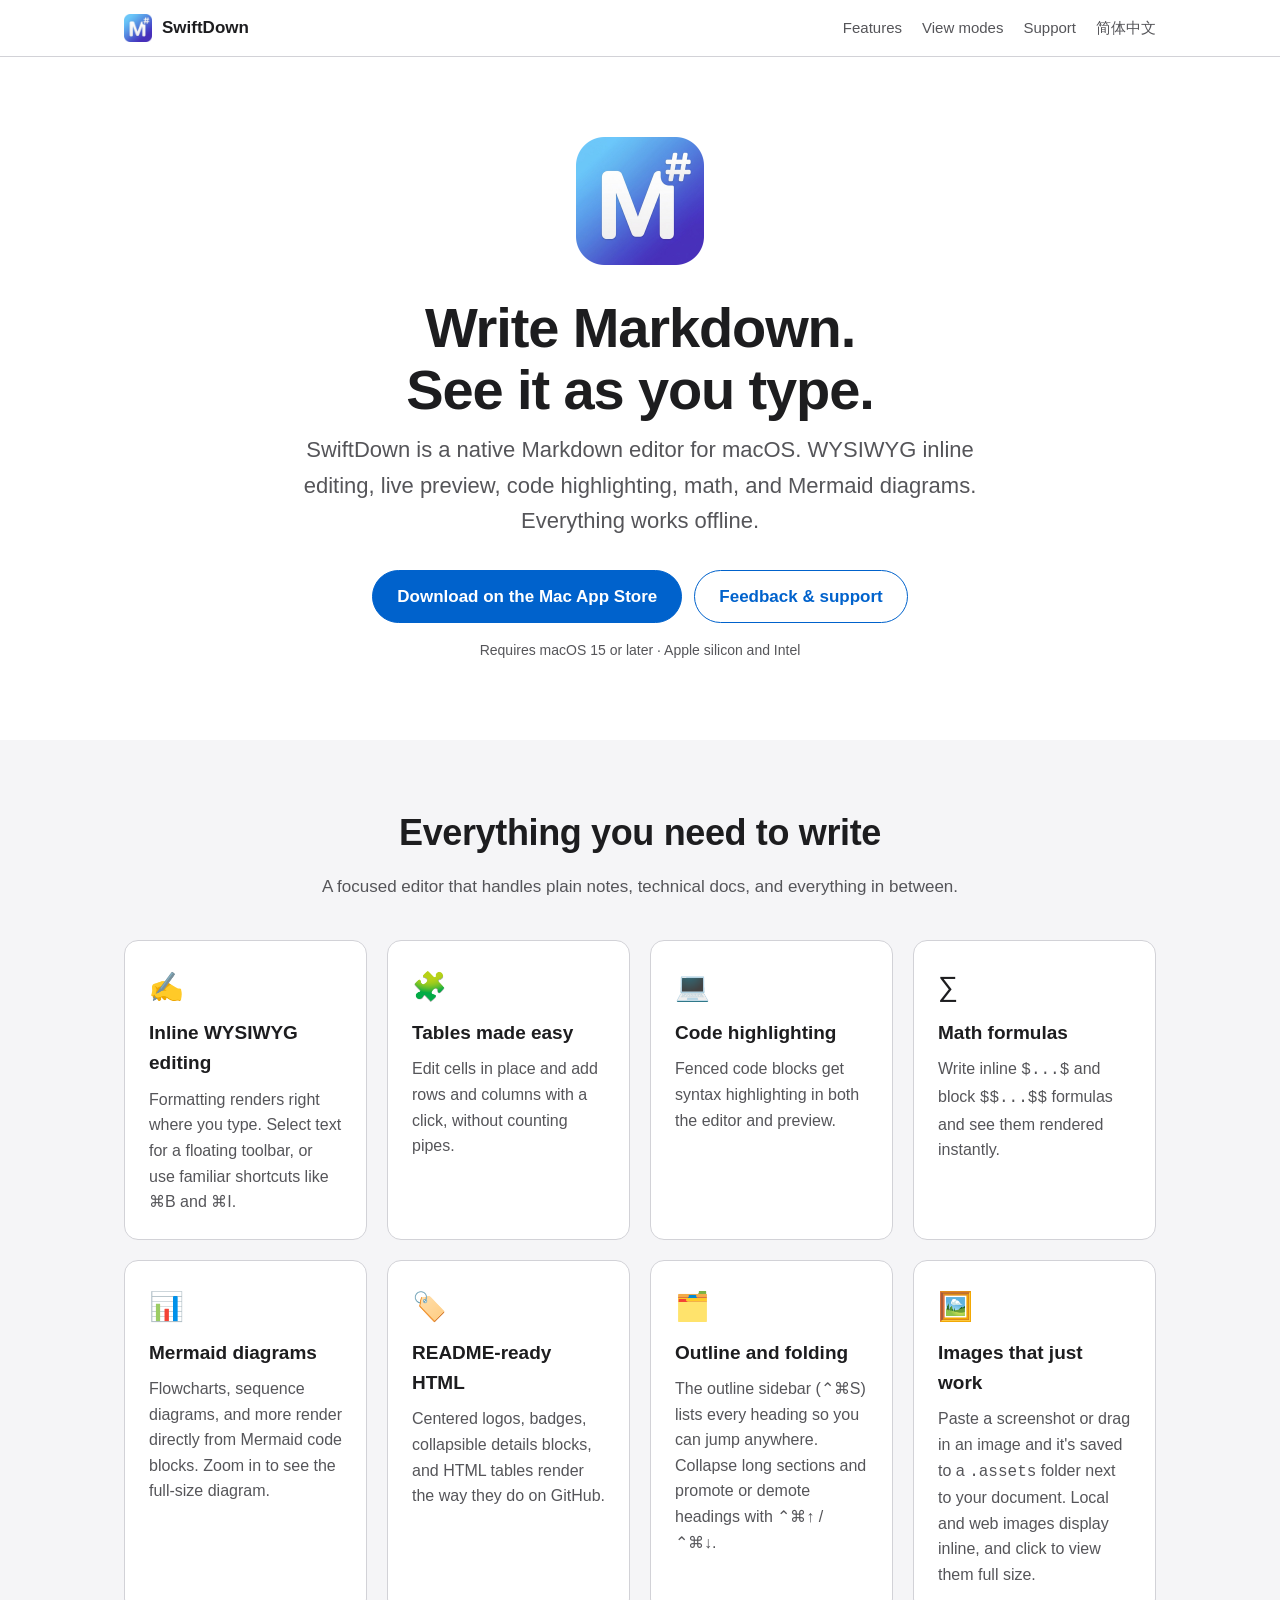
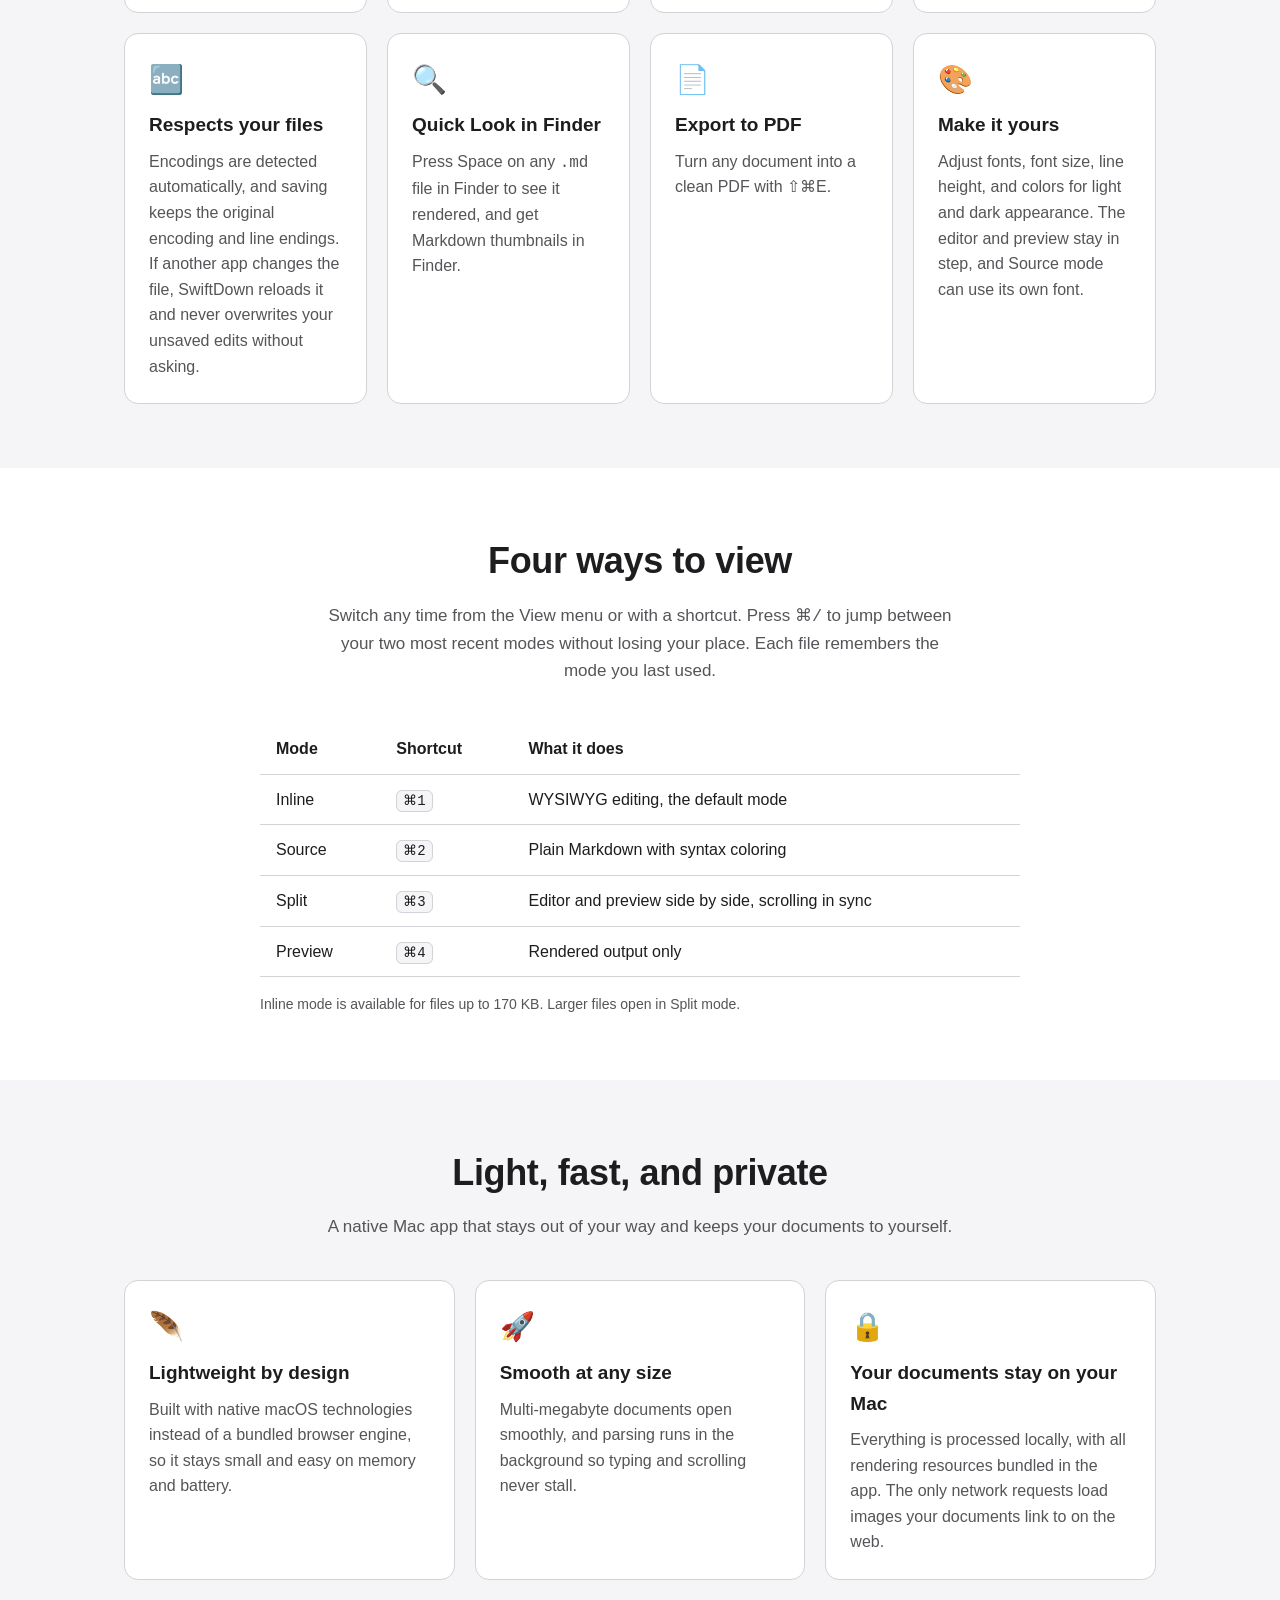
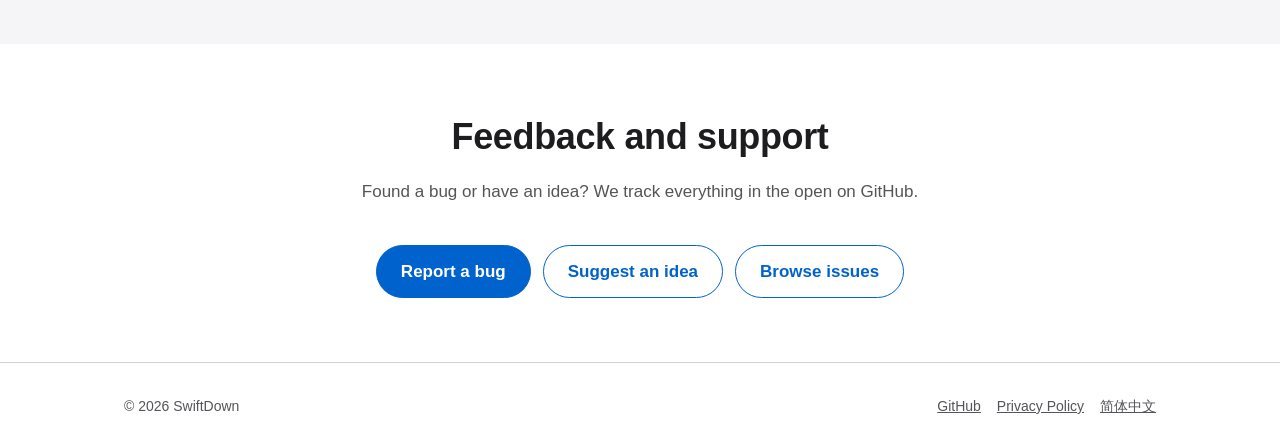
<file: docs/index.html>
<!DOCTYPE html>
<html lang="en">
<head>
  <meta charset="utf-8">
  <meta name="viewport" content="width=device-width, initial-scale=1">
  <title>SwiftDown – Native Markdown Editor for macOS</title>
  <meta name="description" content="SwiftDown is a native Markdown editor for macOS with WYSIWYG inline editing, live preview, code highlighting, math, and Mermaid diagrams. Everything works offline.">
  <meta property="og:title" content="SwiftDown – Native Markdown Editor for macOS">
  <meta property="og:description" content="WYSIWYG inline editing, live preview, code highlighting, math, and Mermaid diagrams. Everything works offline.">
  <meta property="og:image" content="assets/icon.png">
  <link rel="icon" type="image/png" href="assets/icon.png">
  <link rel="alternate" hreflang="zh-Hans" href="zh/">
  <link rel="stylesheet" href="assets/style.css">
</head>
<body>
  <a class="skip-link" href="#main">Skip to content</a>

  <header class="site-header">
    <div class="container">
      <a class="brand" href="./">
        <img src="assets/icon.png" alt="" width="28" height="28">
        <span>SwiftDown</span>
      </a>
      <nav class="site-nav" aria-label="Primary">
        <a href="#features">Features</a>
        <a href="#modes">View modes</a>
        <a href="#support">Support</a>
        <a href="zh/" lang="zh-Hans" hreflang="zh-Hans">简体中文</a>
      </nav>
    </div>
  </header>

  <main id="main">
    <section class="hero">
      <div class="container">
        <img class="app-icon" src="assets/icon.png" alt="SwiftDown app icon" width="128" height="128">
        <h1>Write Markdown.<br>See it as you type.</h1>
        <p class="tagline">SwiftDown is a native Markdown editor for macOS. WYSIWYG inline editing, live preview, code highlighting, math, and Mermaid diagrams. Everything works offline.</p>
        <div class="cta">
          <a class="button primary" href="https://apps.apple.com/app/id6816311134">Download on the Mac App Store</a>
          <a class="button secondary" href="https://github.com/xiaoterry1-cmyk/SwiftDown/issues">Feedback &amp; support</a>
        </div>
        <p class="requirements">Requires macOS 15 or later · Apple silicon and Intel</p>
      </div>
    </section>

    <section id="features" class="alt" aria-labelledby="features-title">
      <div class="container">
        <h2 id="features-title">Everything you need to write</h2>
        <p class="lead">A focused editor that handles plain notes, technical docs, and everything in between.</p>
        <ul class="grid">
          <li class="card">
            <span class="emoji" aria-hidden="true">✍️</span>
            <h3>Inline WYSIWYG editing</h3>
            <p>Formatting renders right where you type. Select text for a floating toolbar, or use familiar shortcuts like ⌘B and ⌘I.</p>
          </li>
          <li class="card">
            <span class="emoji" aria-hidden="true">🧩</span>
            <h3>Tables made easy</h3>
            <p>Edit cells in place and add rows and columns with a click, without counting pipes.</p>
          </li>
          <li class="card">
            <span class="emoji" aria-hidden="true">💻</span>
            <h3>Code highlighting</h3>
            <p>Fenced code blocks get syntax highlighting in both the editor and preview.</p>
          </li>
          <li class="card">
            <span class="emoji" aria-hidden="true">∑</span>
            <h3>Math formulas</h3>
            <p>Write inline <code>$...$</code> and block <code>$$...$$</code> formulas and see them rendered instantly.</p>
          </li>
          <li class="card">
            <span class="emoji" aria-hidden="true">📊</span>
            <h3>Mermaid diagrams</h3>
            <p>Flowcharts, sequence diagrams, and more render directly from Mermaid code blocks. Zoom in to see the full-size diagram.</p>
          </li>
          <li class="card">
            <span class="emoji" aria-hidden="true">🏷️</span>
            <h3>README-ready HTML</h3>
            <p>Centered logos, badges, collapsible details blocks, and HTML tables render the way they do on GitHub.</p>
          </li>
          <li class="card">
            <span class="emoji" aria-hidden="true">🗂️</span>
            <h3>Outline and folding</h3>
            <p>The outline sidebar (⌃⌘S) lists every heading so you can jump anywhere. Collapse long sections and promote or demote headings with ⌃⌘↑ / ⌃⌘↓.</p>
          </li>
          <li class="card">
            <span class="emoji" aria-hidden="true">🖼️</span>
            <h3>Images that just work</h3>
            <p>Paste a screenshot or drag in an image and it's saved to a <code>.assets</code> folder next to your document. Local and web images display inline, and click to view them full size.</p>
          </li>
          <li class="card">
            <span class="emoji" aria-hidden="true">🔤</span>
            <h3>Respects your files</h3>
            <p>Encodings are detected automatically, and saving keeps the original encoding and line endings. If another app changes the file, SwiftDown reloads it and never overwrites your unsaved edits without asking.</p>
          </li>
          <li class="card">
            <span class="emoji" aria-hidden="true">🔍</span>
            <h3>Quick Look in Finder</h3>
            <p>Press Space on any <code>.md</code> file in Finder to see it rendered, and get Markdown thumbnails in Finder.</p>
          </li>
          <li class="card">
            <span class="emoji" aria-hidden="true">📄</span>
            <h3>Export to PDF</h3>
            <p>Turn any document into a clean PDF with ⇧⌘E.</p>
          </li>
          <li class="card">
            <span class="emoji" aria-hidden="true">🎨</span>
            <h3>Make it yours</h3>
            <p>Adjust fonts, font size, line height, and colors for light and dark appearance. The editor and preview stay in step, and Source mode can use its own font.</p>
          </li>
        </ul>
      </div>
    </section>

    <section id="modes" aria-labelledby="modes-title">
      <div class="container">
        <h2 id="modes-title">Four ways to view</h2>
        <p class="lead">Switch any time from the View menu or with a shortcut. Press <kbd>⌘/</kbd> to jump between your two most recent modes without losing your place. Each file remembers the mode you last used.</p>
        <div class="table-wrap">
          <table>
            <thead>
              <tr>
                <th scope="col">Mode</th>
                <th scope="col">Shortcut</th>
                <th scope="col">What it does</th>
              </tr>
            </thead>
            <tbody>
              <tr><td>Inline</td><td><kbd>⌘1</kbd></td><td>WYSIWYG editing, the default mode</td></tr>
              <tr><td>Source</td><td><kbd>⌘2</kbd></td><td>Plain Markdown with syntax coloring</td></tr>
              <tr><td>Split</td><td><kbd>⌘3</kbd></td><td>Editor and preview side by side, scrolling in sync</td></tr>
              <tr><td>Preview</td><td><kbd>⌘4</kbd></td><td>Rendered output only</td></tr>
            </tbody>
          </table>
        </div>
        <p class="note">Inline mode is available for files up to 170 KB. Larger files open in Split mode.</p>
      </div>
    </section>

    <section class="alt" aria-labelledby="privacy-title">
      <div class="container">
        <h2 id="privacy-title">Light, fast, and private</h2>
        <p class="lead">A native Mac app that stays out of your way and keeps your documents to yourself.</p>
        <ul class="grid">
          <li class="card">
            <span class="emoji" aria-hidden="true">🪶</span>
            <h3>Lightweight by design</h3>
            <p>Built with native macOS technologies instead of a bundled browser engine, so it stays small and easy on memory and battery.</p>
          </li>
          <li class="card">
            <span class="emoji" aria-hidden="true">🚀</span>
            <h3>Smooth at any size</h3>
            <p>Multi-megabyte documents open smoothly, and parsing runs in the background so typing and scrolling never stall.</p>
          </li>
          <li class="card">
            <span class="emoji" aria-hidden="true">🔒</span>
            <h3>Your documents stay on your Mac</h3>
            <p>Everything is processed locally, with all rendering resources bundled in the app. The only network requests load images your documents link to on the web.</p>
          </li>
        </ul>
      </div>
    </section>

    <section id="support" aria-labelledby="support-title">
      <div class="container">
        <h2 id="support-title">Feedback and support</h2>
        <p class="lead">Found a bug or have an idea? We track everything in the open on GitHub.</p>
        <div class="cta">
          <a class="button primary" href="https://github.com/xiaoterry1-cmyk/SwiftDown/issues/new?template=bug_report.yml">Report a bug</a>
          <a class="button secondary" href="https://github.com/xiaoterry1-cmyk/SwiftDown/issues/new?template=feature_request.yml">Suggest an idea</a>
          <a class="button secondary" href="https://github.com/xiaoterry1-cmyk/SwiftDown/issues">Browse issues</a>
        </div>
      </div>
    </section>
  </main>

  <footer class="site-footer">
    <div class="container">
      <span>© 2026 SwiftDown</span>
      <nav aria-label="Footer">
        <a href="https://github.com/xiaoterry1-cmyk/SwiftDown">GitHub</a>
        <a href="privacy.html">Privacy Policy</a>
        <a href="zh/" lang="zh-Hans" hreflang="zh-Hans">简体中文</a>
      </nav>
    </div>
  </footer>
</body>
</html>
</file>
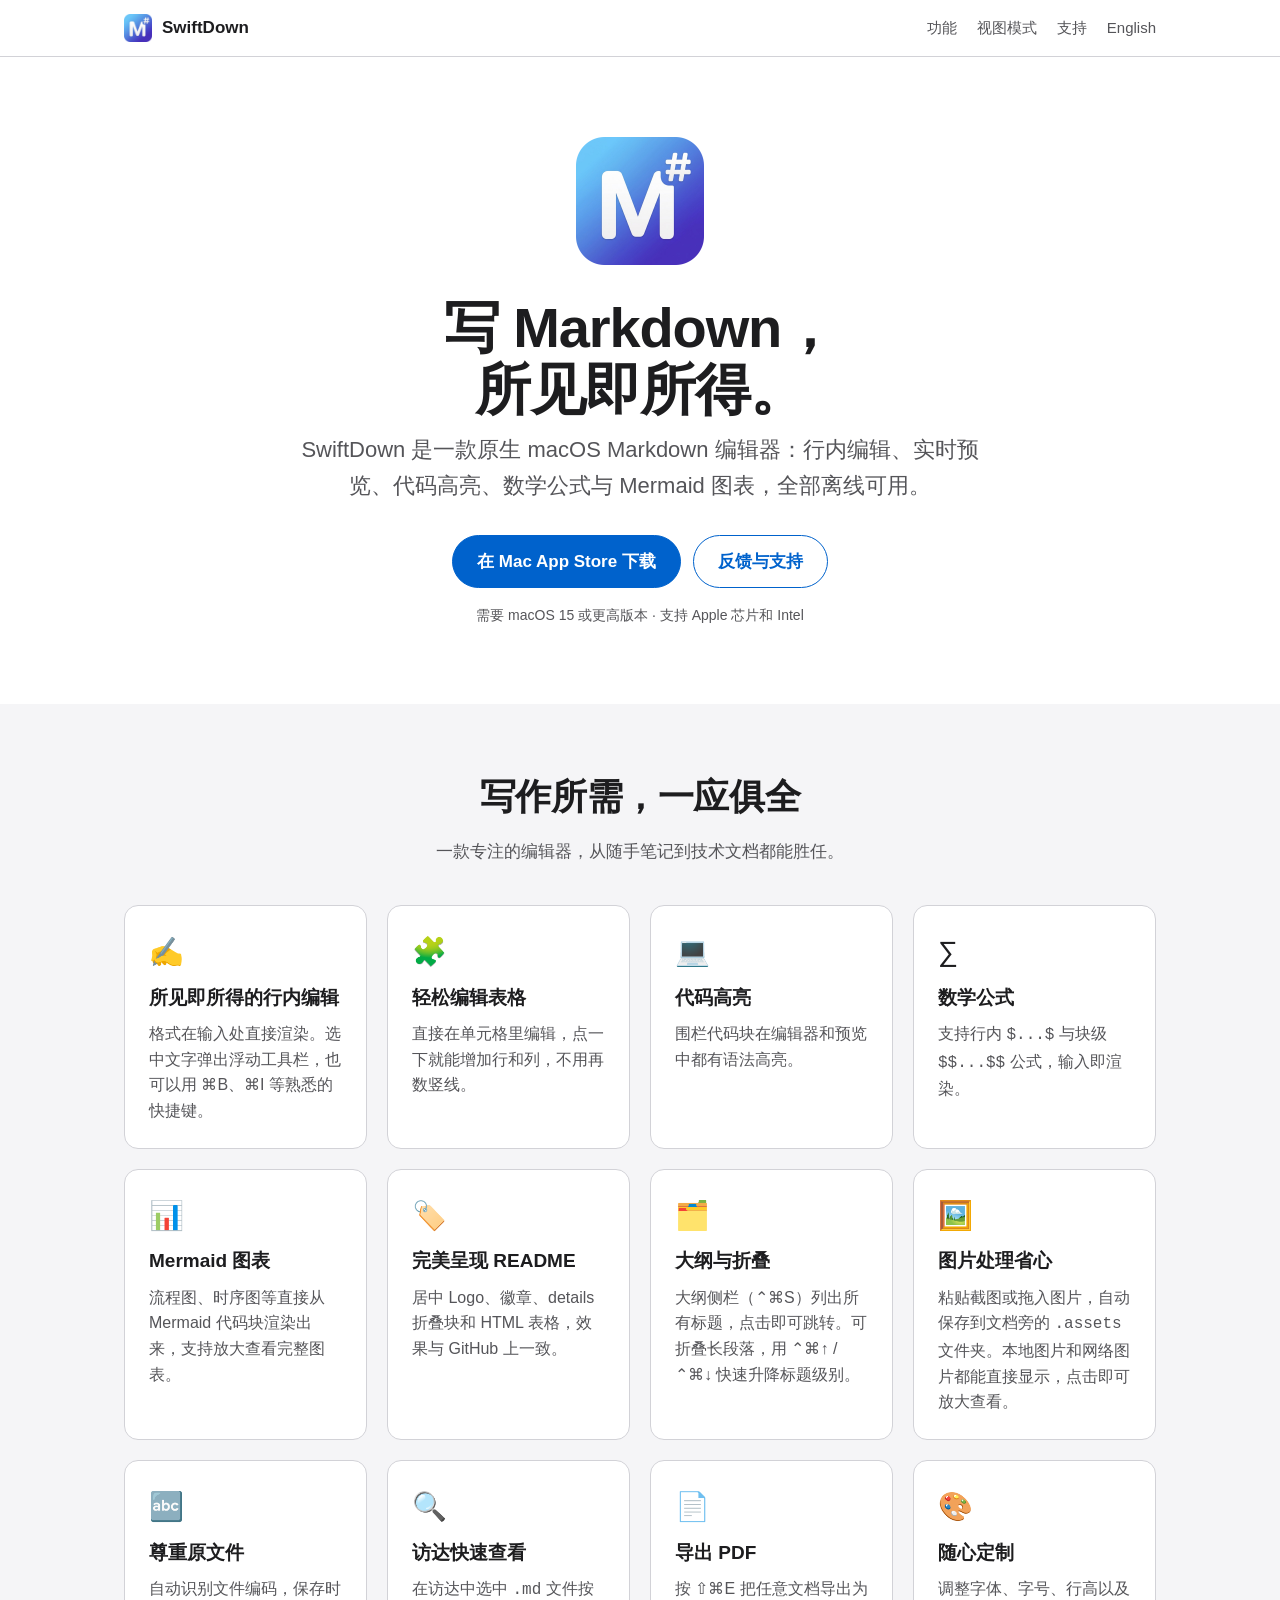
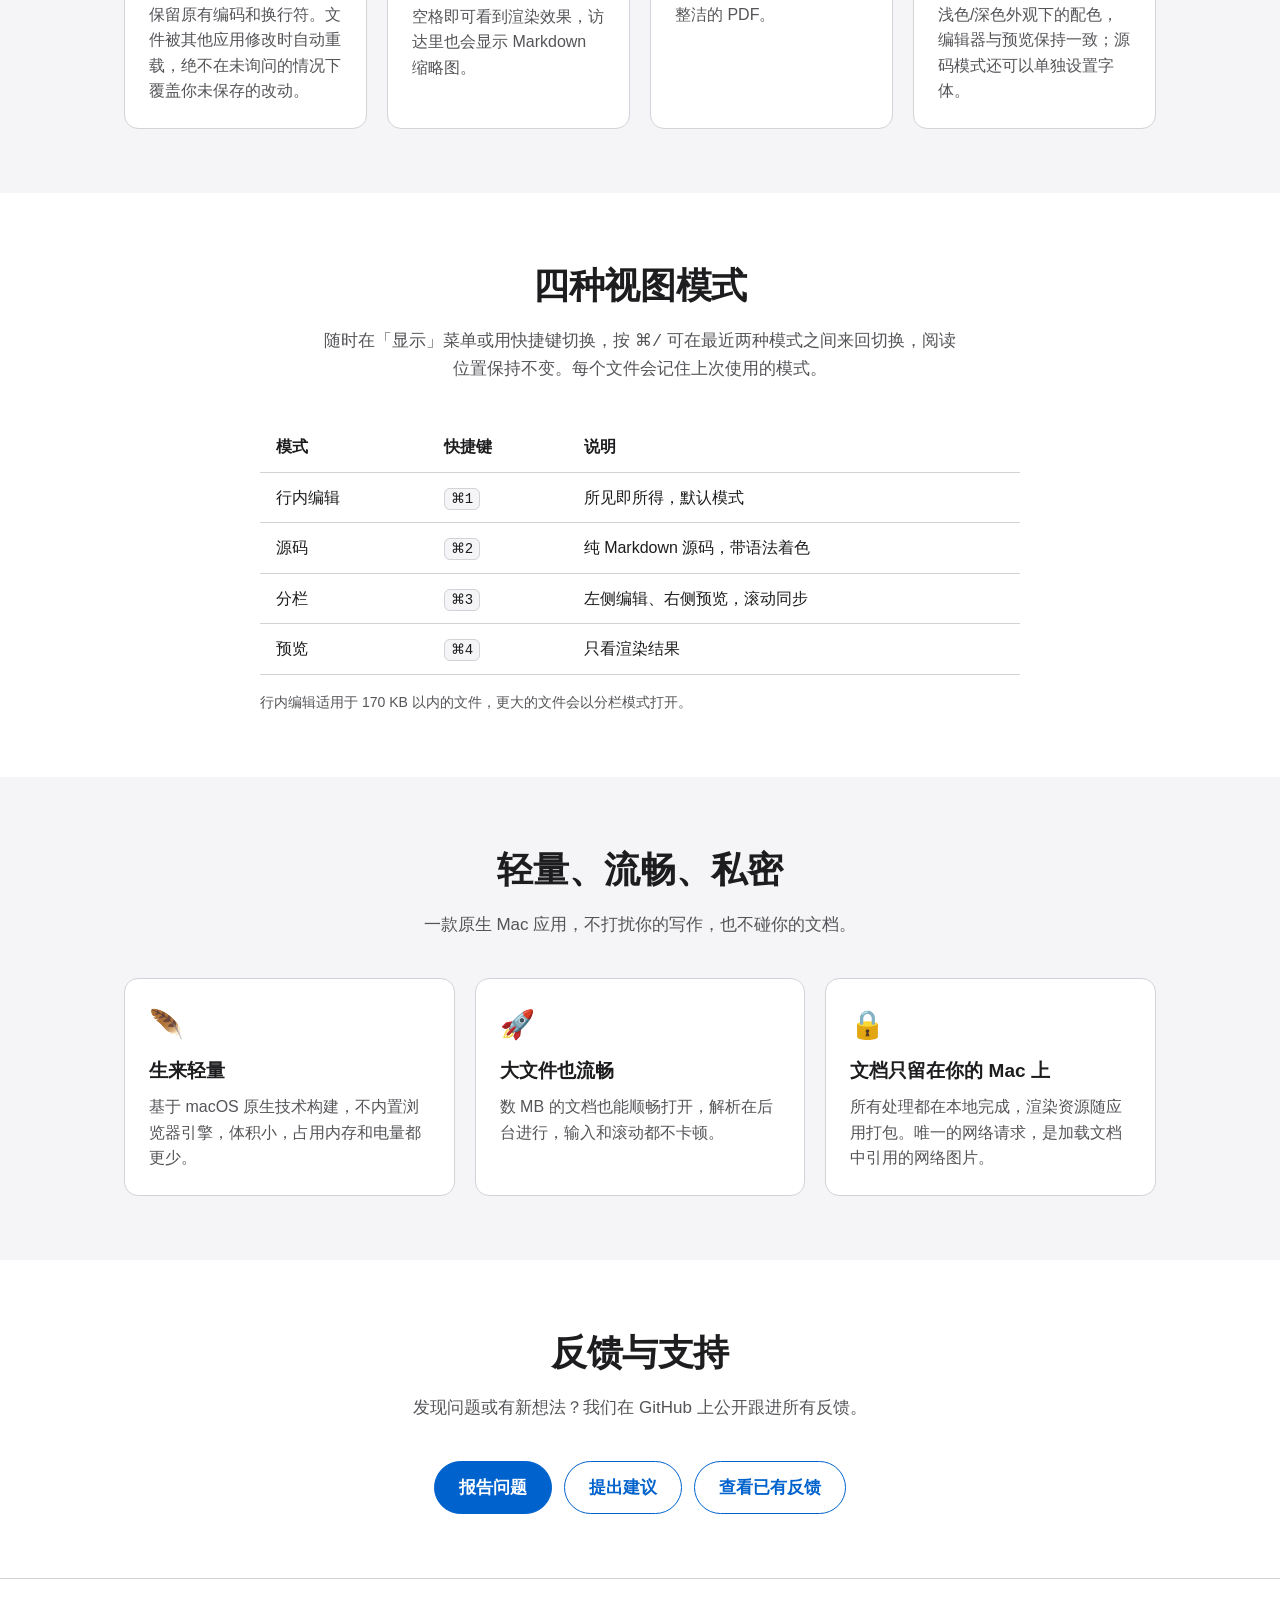
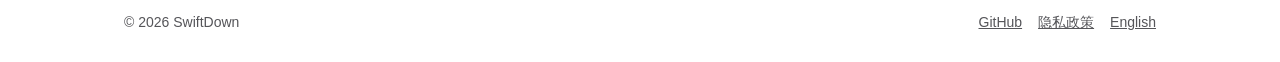
<file: docs/zh/index.html>
<!DOCTYPE html>
<html lang="zh-Hans">
<head>
  <meta charset="utf-8">
  <meta name="viewport" content="width=device-width, initial-scale=1">
  <title>SwiftDown – 原生 macOS Markdown 编辑器</title>
  <meta name="description" content="SwiftDown 是一款原生 macOS Markdown 编辑器：所见即所得的行内编辑、实时预览、代码高亮、数学公式与 Mermaid 图表，全部离线可用。">
  <meta property="og:title" content="SwiftDown – 原生 macOS Markdown 编辑器">
  <meta property="og:description" content="所见即所得的行内编辑、实时预览、代码高亮、数学公式与 Mermaid 图表，全部离线可用。">
  <meta property="og:image" content="../assets/icon.png">
  <link rel="icon" type="image/png" href="../assets/icon.png">
  <link rel="alternate" hreflang="en" href="../">
  <link rel="stylesheet" href="../assets/style.css">
</head>
<body>
  <a class="skip-link" href="#main">跳到正文</a>

  <header class="site-header">
    <div class="container">
      <a class="brand" href="./">
        <img src="../assets/icon.png" alt="" width="28" height="28">
        <span>SwiftDown</span>
      </a>
      <nav class="site-nav" aria-label="主导航">
        <a href="#features">功能</a>
        <a href="#modes">视图模式</a>
        <a href="#support">支持</a>
        <a href="../" lang="en" hreflang="en">English</a>
      </nav>
    </div>
  </header>

  <main id="main">
    <section class="hero">
      <div class="container">
        <img class="app-icon" src="../assets/icon.png" alt="SwiftDown 应用图标" width="128" height="128">
        <h1>写 Markdown，<br>所见即所得。</h1>
        <p class="tagline">SwiftDown 是一款原生 macOS Markdown 编辑器：行内编辑、实时预览、代码高亮、数学公式与 Mermaid 图表，全部离线可用。</p>
        <div class="cta">
          <a class="button primary" href="https://apps.apple.com/cn/app/id6816311134">在 Mac App Store 下载</a>
          <a class="button secondary" href="https://github.com/xiaoterry1-cmyk/SwiftDown/issues">反馈与支持</a>
        </div>
        <p class="requirements">需要 macOS 15 或更高版本 · 支持 Apple 芯片和 Intel</p>
      </div>
    </section>

    <section id="features" class="alt" aria-labelledby="features-title">
      <div class="container">
        <h2 id="features-title">写作所需，一应俱全</h2>
        <p class="lead">一款专注的编辑器，从随手笔记到技术文档都能胜任。</p>
        <ul class="grid">
          <li class="card">
            <span class="emoji" aria-hidden="true">✍️</span>
            <h3>所见即所得的行内编辑</h3>
            <p>格式在输入处直接渲染。选中文字弹出浮动工具栏，也可以用 ⌘B、⌘I 等熟悉的快捷键。</p>
          </li>
          <li class="card">
            <span class="emoji" aria-hidden="true">🧩</span>
            <h3>轻松编辑表格</h3>
            <p>直接在单元格里编辑，点一下就能增加行和列，不用再数竖线。</p>
          </li>
          <li class="card">
            <span class="emoji" aria-hidden="true">💻</span>
            <h3>代码高亮</h3>
            <p>围栏代码块在编辑器和预览中都有语法高亮。</p>
          </li>
          <li class="card">
            <span class="emoji" aria-hidden="true">∑</span>
            <h3>数学公式</h3>
            <p>支持行内 <code>$...$</code> 与块级 <code>$$...$$</code> 公式，输入即渲染。</p>
          </li>
          <li class="card">
            <span class="emoji" aria-hidden="true">📊</span>
            <h3>Mermaid 图表</h3>
            <p>流程图、时序图等直接从 Mermaid 代码块渲染出来，支持放大查看完整图表。</p>
          </li>
          <li class="card">
            <span class="emoji" aria-hidden="true">🏷️</span>
            <h3>完美呈现 README</h3>
            <p>居中 Logo、徽章、details 折叠块和 HTML 表格，效果与 GitHub 上一致。</p>
          </li>
          <li class="card">
            <span class="emoji" aria-hidden="true">🗂️</span>
            <h3>大纲与折叠</h3>
            <p>大纲侧栏（⌃⌘S）列出所有标题，点击即可跳转。可折叠长段落，用 ⌃⌘↑ / ⌃⌘↓ 快速升降标题级别。</p>
          </li>
          <li class="card">
            <span class="emoji" aria-hidden="true">🖼️</span>
            <h3>图片处理省心</h3>
            <p>粘贴截图或拖入图片，自动保存到文档旁的 <code>.assets</code> 文件夹。本地图片和网络图片都能直接显示，点击即可放大查看。</p>
          </li>
          <li class="card">
            <span class="emoji" aria-hidden="true">🔤</span>
            <h3>尊重原文件</h3>
            <p>自动识别文件编码，保存时保留原有编码和换行符。文件被其他应用修改时自动重载，绝不在未询问的情况下覆盖你未保存的改动。</p>
          </li>
          <li class="card">
            <span class="emoji" aria-hidden="true">🔍</span>
            <h3>访达快速查看</h3>
            <p>在访达中选中 <code>.md</code> 文件按空格即可看到渲染效果，访达里也会显示 Markdown 缩略图。</p>
          </li>
          <li class="card">
            <span class="emoji" aria-hidden="true">📄</span>
            <h3>导出 PDF</h3>
            <p>按 ⇧⌘E 把任意文档导出为整洁的 PDF。</p>
          </li>
          <li class="card">
            <span class="emoji" aria-hidden="true">🎨</span>
            <h3>随心定制</h3>
            <p>调整字体、字号、行高以及浅色/深色外观下的配色，编辑器与预览保持一致；源码模式还可以单独设置字体。</p>
          </li>
        </ul>
      </div>
    </section>

    <section id="modes" aria-labelledby="modes-title">
      <div class="container">
        <h2 id="modes-title">四种视图模式</h2>
        <p class="lead">随时在「显示」菜单或用快捷键切换，按 <kbd>⌘/</kbd> 可在最近两种模式之间来回切换，阅读位置保持不变。每个文件会记住上次使用的模式。</p>
        <div class="table-wrap">
          <table>
            <thead>
              <tr>
                <th scope="col">模式</th>
                <th scope="col">快捷键</th>
                <th scope="col">说明</th>
              </tr>
            </thead>
            <tbody>
              <tr><td>行内编辑</td><td><kbd>⌘1</kbd></td><td>所见即所得，默认模式</td></tr>
              <tr><td>源码</td><td><kbd>⌘2</kbd></td><td>纯 Markdown 源码，带语法着色</td></tr>
              <tr><td>分栏</td><td><kbd>⌘3</kbd></td><td>左侧编辑、右侧预览，滚动同步</td></tr>
              <tr><td>预览</td><td><kbd>⌘4</kbd></td><td>只看渲染结果</td></tr>
            </tbody>
          </table>
        </div>
        <p class="note">行内编辑适用于 170 KB 以内的文件，更大的文件会以分栏模式打开。</p>
      </div>
    </section>

    <section class="alt" aria-labelledby="privacy-title">
      <div class="container">
        <h2 id="privacy-title">轻量、流畅、私密</h2>
        <p class="lead">一款原生 Mac 应用，不打扰你的写作，也不碰你的文档。</p>
        <ul class="grid">
          <li class="card">
            <span class="emoji" aria-hidden="true">🪶</span>
            <h3>生来轻量</h3>
            <p>基于 macOS 原生技术构建，不内置浏览器引擎，体积小，占用内存和电量都更少。</p>
          </li>
          <li class="card">
            <span class="emoji" aria-hidden="true">🚀</span>
            <h3>大文件也流畅</h3>
            <p>数 MB 的文档也能顺畅打开，解析在后台进行，输入和滚动都不卡顿。</p>
          </li>
          <li class="card">
            <span class="emoji" aria-hidden="true">🔒</span>
            <h3>文档只留在你的 Mac 上</h3>
            <p>所有处理都在本地完成，渲染资源随应用打包。唯一的网络请求，是加载文档中引用的网络图片。</p>
          </li>
        </ul>
      </div>
    </section>

    <section id="support" aria-labelledby="support-title">
      <div class="container">
        <h2 id="support-title">反馈与支持</h2>
        <p class="lead">发现问题或有新想法？我们在 GitHub 上公开跟进所有反馈。</p>
        <div class="cta">
          <a class="button primary" href="https://github.com/xiaoterry1-cmyk/SwiftDown/issues/new?template=bug_report.yml">报告问题</a>
          <a class="button secondary" href="https://github.com/xiaoterry1-cmyk/SwiftDown/issues/new?template=feature_request.yml">提出建议</a>
          <a class="button secondary" href="https://github.com/xiaoterry1-cmyk/SwiftDown/issues">查看已有反馈</a>
        </div>
      </div>
    </section>
  </main>

  <footer class="site-footer">
    <div class="container">
      <span>© 2026 SwiftDown</span>
      <nav aria-label="页脚">
        <a href="https://github.com/xiaoterry1-cmyk/SwiftDown">GitHub</a>
        <a href="privacy.html">隐私政策</a>
        <a href="../" lang="en" hreflang="en">English</a>
      </nav>
    </div>
  </footer>
</body>
</html>
</file>
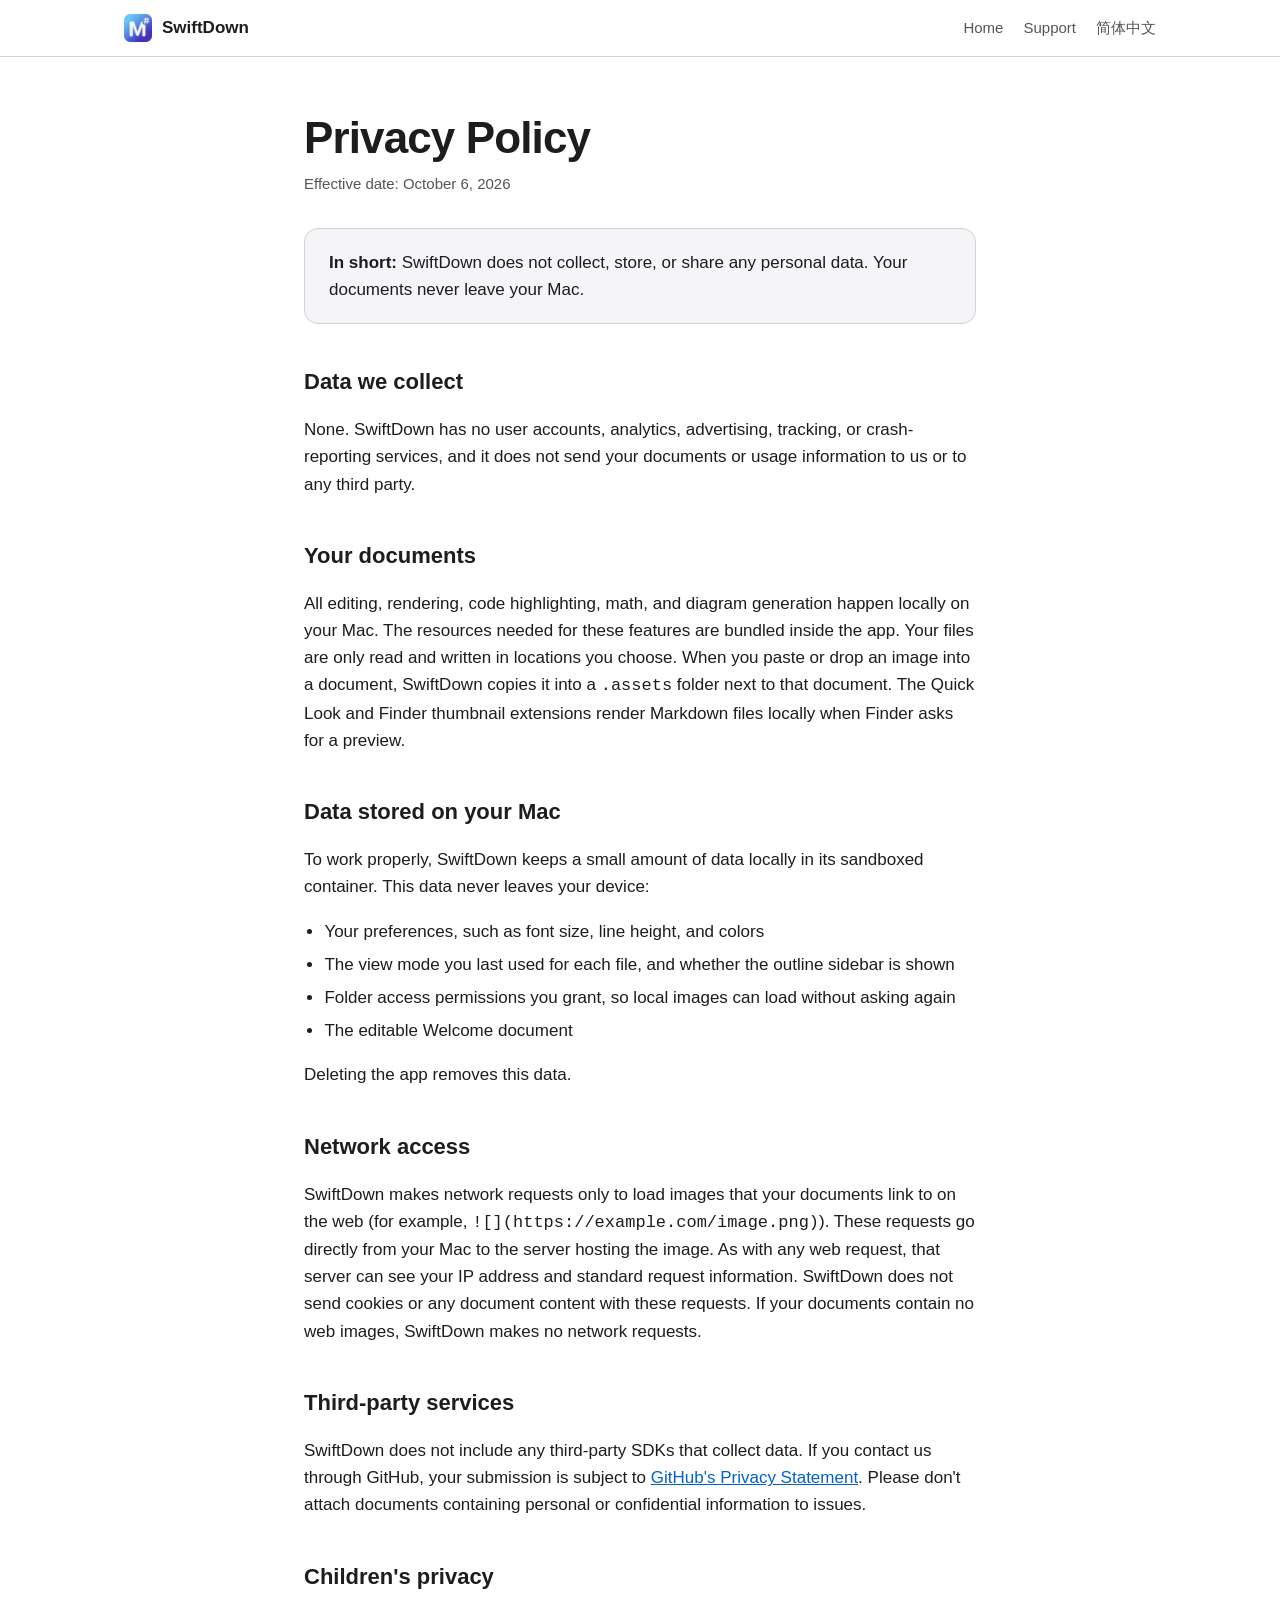
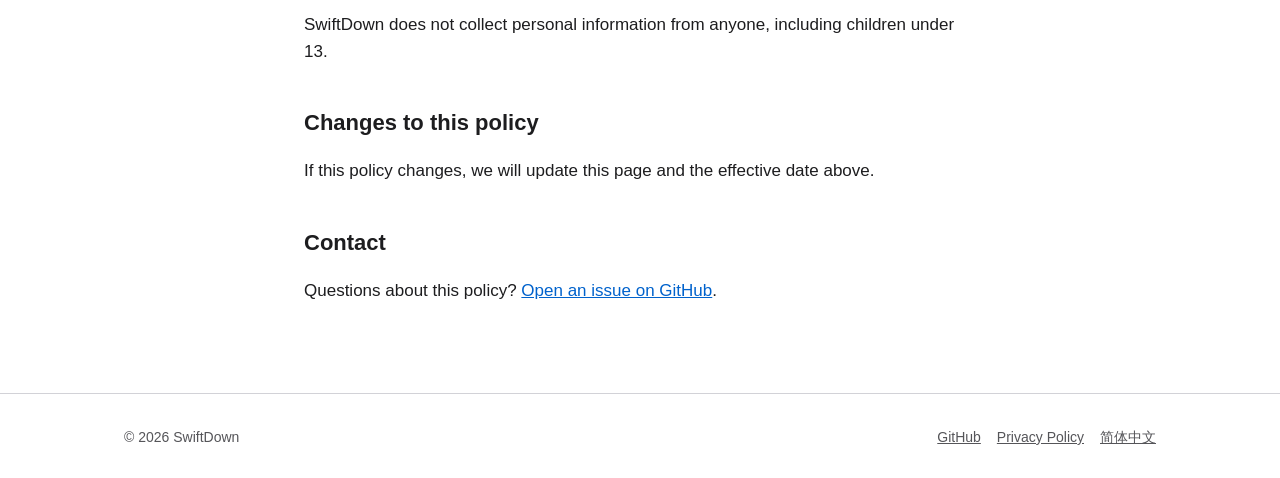
<file: docs/privacy.html>
<!DOCTYPE html>
<html lang="en">
<head>
  <meta charset="utf-8">
  <meta name="viewport" content="width=device-width, initial-scale=1">
  <title>Privacy Policy – SwiftDown</title>
  <meta name="description" content="SwiftDown does not collect, store, or share any personal data. Your documents stay on your Mac.">
  <link rel="icon" type="image/png" href="assets/icon.png">
  <link rel="alternate" hreflang="zh-Hans" href="zh/privacy.html">
  <link rel="stylesheet" href="assets/style.css">
</head>
<body>
  <a class="skip-link" href="#main">Skip to content</a>

  <header class="site-header">
    <div class="container">
      <a class="brand" href="./">
        <img src="assets/icon.png" alt="" width="28" height="28">
        <span>SwiftDown</span>
      </a>
      <nav class="site-nav" aria-label="Primary">
        <a href="./">Home</a>
        <a href="https://github.com/xiaoterry1-cmyk/SwiftDown/issues">Support</a>
        <a href="zh/privacy.html" lang="zh-Hans" hreflang="zh-Hans">简体中文</a>
      </nav>
    </div>
  </header>

  <main id="main" class="prose">
    <h1>Privacy Policy</h1>
    <p class="updated">Effective date: October 6, 2026</p>

    <div class="summary">
      <p><strong>In short:</strong> SwiftDown does not collect, store, or share any personal data. Your documents never leave your Mac.</p>
    </div>

    <h2>Data we collect</h2>
    <p>None. SwiftDown has no user accounts, analytics, advertising, tracking, or crash-reporting services, and it does not send your documents or usage information to us or to any third party.</p>

    <h2>Your documents</h2>
    <p>All editing, rendering, code highlighting, math, and diagram generation happen locally on your Mac. The resources needed for these features are bundled inside the app. Your files are only read and written in locations you choose. When you paste or drop an image into a document, SwiftDown copies it into a <code>.assets</code> folder next to that document. The Quick Look and Finder thumbnail extensions render Markdown files locally when Finder asks for a preview.</p>

    <h2>Data stored on your Mac</h2>
    <p>To work properly, SwiftDown keeps a small amount of data locally in its sandboxed container. This data never leaves your device:</p>
    <ul>
      <li>Your preferences, such as font size, line height, and colors</li>
      <li>The view mode you last used for each file, and whether the outline sidebar is shown</li>
      <li>Folder access permissions you grant, so local images can load without asking again</li>
      <li>The editable Welcome document</li>
    </ul>
    <p>Deleting the app removes this data.</p>

    <h2>Network access</h2>
    <p>SwiftDown makes network requests only to load images that your documents link to on the web (for example, <code>![](https://example.com/image.png)</code>). These requests go directly from your Mac to the server hosting the image. As with any web request, that server can see your IP address and standard request information. SwiftDown does not send cookies or any document content with these requests. If your documents contain no web images, SwiftDown makes no network requests.</p>

    <h2>Third-party services</h2>
    <p>SwiftDown does not include any third-party SDKs that collect data. If you contact us through GitHub, your submission is subject to <a href="https://docs.github.com/en/site-policy/privacy-policies/github-general-privacy-statement">GitHub's Privacy Statement</a>. Please don't attach documents containing personal or confidential information to issues.</p>

    <h2>Children's privacy</h2>
    <p>SwiftDown does not collect personal information from anyone, including children under 13.</p>

    <h2>Changes to this policy</h2>
    <p>If this policy changes, we will update this page and the effective date above.</p>

    <h2>Contact</h2>
    <p>Questions about this policy? <a href="https://github.com/xiaoterry1-cmyk/SwiftDown/issues">Open an issue on GitHub</a>.</p>
  </main>

  <footer class="site-footer">
    <div class="container">
      <span>© 2026 SwiftDown</span>
      <nav aria-label="Footer">
        <a href="https://github.com/xiaoterry1-cmyk/SwiftDown">GitHub</a>
        <a href="privacy.html">Privacy Policy</a>
        <a href="zh/privacy.html" lang="zh-Hans" hreflang="zh-Hans">简体中文</a>
      </nav>
    </div>
  </footer>
</body>
</html>
</file>
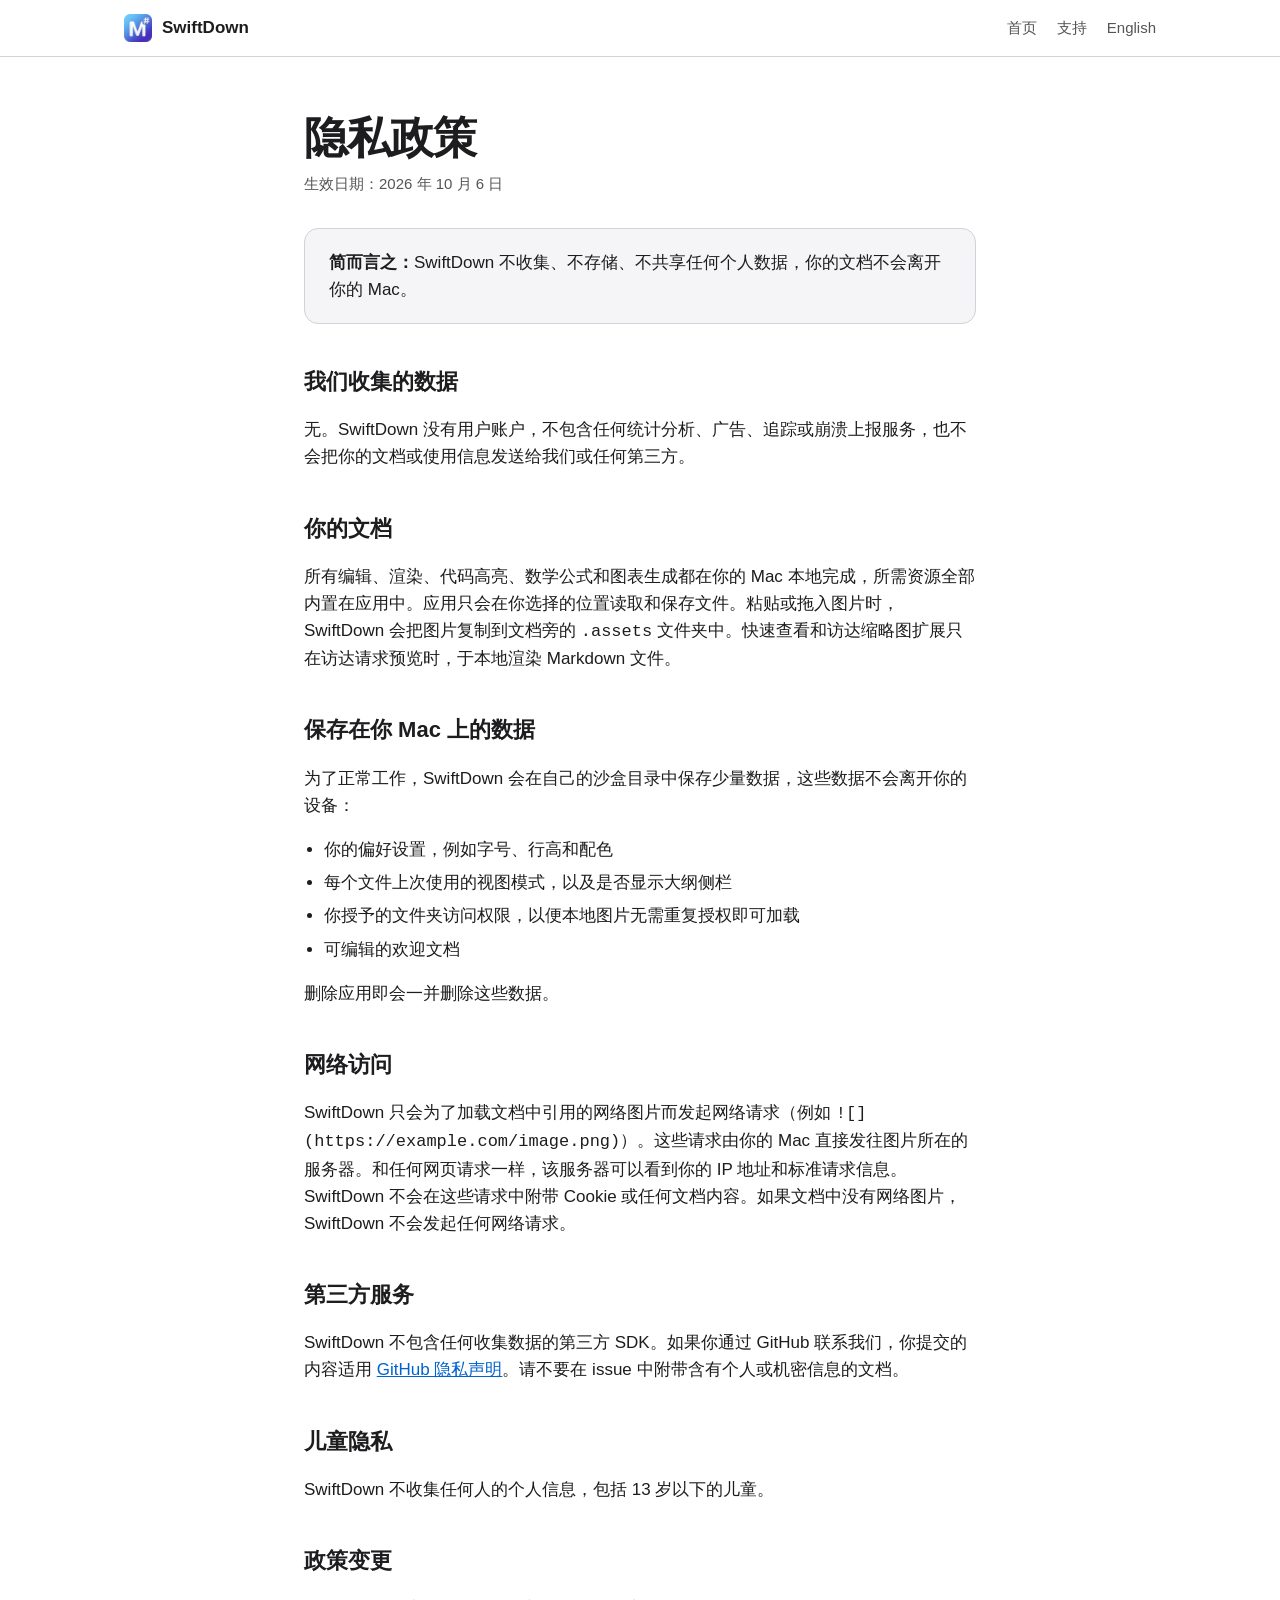
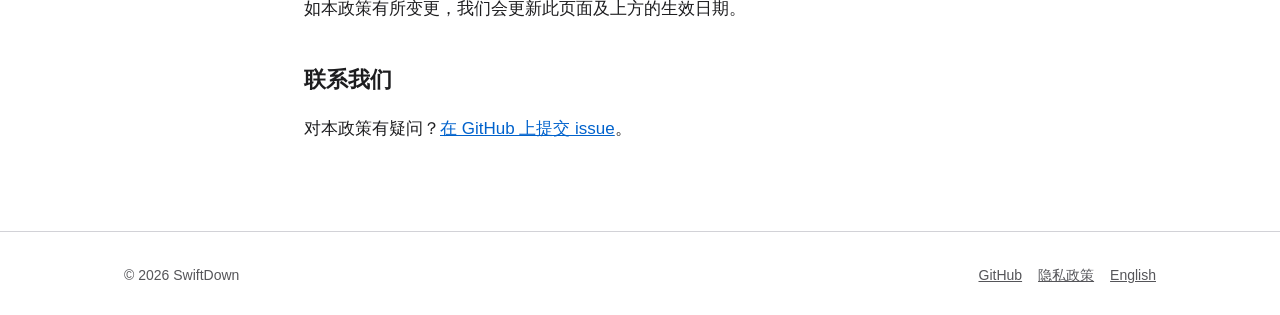
<file: docs/zh/privacy.html>
<!DOCTYPE html>
<html lang="zh-Hans">
<head>
  <meta charset="utf-8">
  <meta name="viewport" content="width=device-width, initial-scale=1">
  <title>隐私政策 – SwiftDown</title>
  <meta name="description" content="SwiftDown 不收集、不存储、不共享任何个人数据。你的文档只留在你的 Mac 上。">
  <link rel="icon" type="image/png" href="../assets/icon.png">
  <link rel="alternate" hreflang="en" href="../privacy.html">
  <link rel="stylesheet" href="../assets/style.css">
</head>
<body>
  <a class="skip-link" href="#main">跳到正文</a>

  <header class="site-header">
    <div class="container">
      <a class="brand" href="./">
        <img src="../assets/icon.png" alt="" width="28" height="28">
        <span>SwiftDown</span>
      </a>
      <nav class="site-nav" aria-label="主导航">
        <a href="./">首页</a>
        <a href="https://github.com/xiaoterry1-cmyk/SwiftDown/issues">支持</a>
        <a href="../privacy.html" lang="en" hreflang="en">English</a>
      </nav>
    </div>
  </header>

  <main id="main" class="prose">
    <h1>隐私政策</h1>
    <p class="updated">生效日期：2026 年 10 月 6 日</p>

    <div class="summary">
      <p><strong>简而言之：</strong>SwiftDown 不收集、不存储、不共享任何个人数据，你的文档不会离开你的 Mac。</p>
    </div>

    <h2>我们收集的数据</h2>
    <p>无。SwiftDown 没有用户账户，不包含任何统计分析、广告、追踪或崩溃上报服务，也不会把你的文档或使用信息发送给我们或任何第三方。</p>

    <h2>你的文档</h2>
    <p>所有编辑、渲染、代码高亮、数学公式和图表生成都在你的 Mac 本地完成，所需资源全部内置在应用中。应用只会在你选择的位置读取和保存文件。粘贴或拖入图片时，SwiftDown 会把图片复制到文档旁的 <code>.assets</code> 文件夹中。快速查看和访达缩略图扩展只在访达请求预览时，于本地渲染 Markdown 文件。</p>

    <h2>保存在你 Mac 上的数据</h2>
    <p>为了正常工作，SwiftDown 会在自己的沙盒目录中保存少量数据，这些数据不会离开你的设备：</p>
    <ul>
      <li>你的偏好设置，例如字号、行高和配色</li>
      <li>每个文件上次使用的视图模式，以及是否显示大纲侧栏</li>
      <li>你授予的文件夹访问权限，以便本地图片无需重复授权即可加载</li>
      <li>可编辑的欢迎文档</li>
    </ul>
    <p>删除应用即会一并删除这些数据。</p>

    <h2>网络访问</h2>
    <p>SwiftDown 只会为了加载文档中引用的网络图片而发起网络请求（例如 <code>![](https://example.com/image.png)</code>）。这些请求由你的 Mac 直接发往图片所在的服务器。和任何网页请求一样，该服务器可以看到你的 IP 地址和标准请求信息。SwiftDown 不会在这些请求中附带 Cookie 或任何文档内容。如果文档中没有网络图片，SwiftDown 不会发起任何网络请求。</p>

    <h2>第三方服务</h2>
    <p>SwiftDown 不包含任何收集数据的第三方 SDK。如果你通过 GitHub 联系我们，你提交的内容适用 <a href="https://docs.github.com/zh/site-policy/privacy-policies/github-general-privacy-statement">GitHub 隐私声明</a>。请不要在 issue 中附带含有个人或机密信息的文档。</p>

    <h2>儿童隐私</h2>
    <p>SwiftDown 不收集任何人的个人信息，包括 13 岁以下的儿童。</p>

    <h2>政策变更</h2>
    <p>如本政策有所变更，我们会更新此页面及上方的生效日期。</p>

    <h2>联系我们</h2>
    <p>对本政策有疑问？<a href="https://github.com/xiaoterry1-cmyk/SwiftDown/issues">在 GitHub 上提交 issue</a>。</p>
  </main>

  <footer class="site-footer">
    <div class="container">
      <span>© 2026 SwiftDown</span>
      <nav aria-label="页脚">
        <a href="https://github.com/xiaoterry1-cmyk/SwiftDown">GitHub</a>
        <a href="privacy.html">隐私政策</a>
        <a href="../privacy.html" lang="en" hreflang="en">English</a>
      </nav>
    </div>
  </footer>
</body>
</html>
</file>
<file: docs/assets/style.css>
:root {
  --bg: #ffffff;
  --bg-alt: #f5f5f7;
  --text: #1d1d1f;
  --muted: #555559;
  --accent: #0062cc;
  --accent-text: #ffffff;
  --border: #d2d2d7;
  --radius: 14px;
  --max: 1080px;
}

@media (prefers-color-scheme: dark) {
  :root {
    --bg: #111113;
    --bg-alt: #1c1c1f;
    --text: #f5f5f7;
    --muted: #b0b0b6;
    --accent: #4da3ff;
    --accent-text: #0b0b0c;
    --border: #3a3a3e;
  }
}

* { box-sizing: border-box; }

html { scroll-behavior: smooth; }
@media (prefers-reduced-motion: reduce) {
  html { scroll-behavior: auto; }
}

body {
  margin: 0;
  font-family: -apple-system, BlinkMacSystemFont, "SF Pro Text", "PingFang SC", "Helvetica Neue", Arial, sans-serif;
  font-size: 17px;
  line-height: 1.6;
  color: var(--text);
  background: var(--bg);
  -webkit-font-smoothing: antialiased;
}

a { color: var(--accent); }
a:focus-visible, .button:focus-visible {
  outline: 3px solid var(--accent);
  outline-offset: 3px;
}

.skip-link {
  position: absolute;
  left: -9999px;
  top: 0;
  padding: 8px 12px;
  background: var(--bg);
  z-index: 10;
}
.skip-link:focus { left: 12px; top: 12px; }

.container {
  max-width: var(--max);
  margin: 0 auto;
  padding: 0 24px;
}

/* Header */
.site-header {
  border-bottom: 1px solid var(--border);
}
.site-header .container {
  display: flex;
  align-items: center;
  justify-content: space-between;
  height: 56px;
}
.brand {
  display: flex;
  align-items: center;
  gap: 10px;
  font-weight: 600;
  color: var(--text);
  text-decoration: none;
}
.brand img { width: 28px; height: 28px; }
.site-nav { display: flex; gap: 20px; font-size: 15px; }
.site-nav a { color: var(--muted); text-decoration: none; }
.site-nav a:hover { color: var(--text); }

/* Hero */
.hero {
  text-align: center;
  padding: 80px 0 64px;
}
.hero img.app-icon {
  width: 128px;
  height: 128px;
}
.hero h1 {
  font-size: clamp(36px, 6vw, 56px);
  line-height: 1.1;
  margin: 24px 0 12px;
  letter-spacing: -0.02em;
}
.hero .tagline {
  font-size: clamp(18px, 2.4vw, 22px);
  color: var(--muted);
  max-width: 680px;
  margin: 0 auto 32px;
}
.cta {
  display: flex;
  flex-wrap: wrap;
  justify-content: center;
  gap: 12px;
}
.button {
  display: inline-block;
  padding: 12px 24px;
  border-radius: 999px;
  font-weight: 600;
  text-decoration: none;
  border: 1px solid var(--accent);
}
.button.primary { background: var(--accent); color: var(--accent-text); }
.button.secondary { color: var(--accent); background: transparent; }
.requirements { margin-top: 16px; font-size: 14px; color: var(--muted); }

/* Sections */
section { padding: 64px 0; }
section.alt { background: var(--bg-alt); }
section h2 {
  font-size: clamp(28px, 4vw, 36px);
  text-align: center;
  margin: 0 0 12px;
  letter-spacing: -0.01em;
}
section .lead {
  text-align: center;
  color: var(--muted);
  max-width: 640px;
  margin: 0 auto 40px;
}

.grid {
  display: grid;
  grid-template-columns: repeat(auto-fit, minmax(240px, 1fr));
  gap: 20px;
  list-style: none;
  padding: 0;
  margin: 0;
}
.card {
  background: var(--bg);
  border: 1px solid var(--border);
  border-radius: var(--radius);
  padding: 24px;
}
section.alt .card { background: var(--bg); }
.card h3 { margin: 0 0 8px; font-size: 19px; }
.card p { margin: 0; color: var(--muted); font-size: 16px; }
.card .emoji { font-size: 28px; display: block; margin-bottom: 8px; }

/* Modes table */
.table-wrap { overflow-x: auto; }
table {
  width: 100%;
  max-width: 760px;
  margin: 0 auto;
  border-collapse: collapse;
  font-size: 16px;
}
th, td {
  text-align: left;
  padding: 12px 16px;
  border-bottom: 1px solid var(--border);
}
th { font-weight: 600; }
td kbd, th kbd {
  font-family: ui-monospace, SFMono-Regular, Menlo, monospace;
  font-size: 14px;
  padding: 2px 6px;
  border: 1px solid var(--border);
  border-radius: 6px;
  background: var(--bg-alt);
}
.note {
  max-width: 760px;
  margin: 16px auto 0;
  font-size: 14px;
  color: var(--muted);
}

/* Footer */
.site-footer {
  border-top: 1px solid var(--border);
  padding: 32px 0;
  font-size: 14px;
  color: var(--muted);
}
.site-footer .container {
  display: flex;
  flex-wrap: wrap;
  gap: 16px;
  justify-content: space-between;
}
.site-footer nav { display: flex; flex-wrap: wrap; gap: 16px; }
.site-footer a { color: var(--muted); }

/* Long-form pages (privacy policy) */
.prose {
  max-width: 720px;
  margin: 0 auto;
  padding: 56px 24px 72px;
}
.prose h1 {
  font-size: clamp(32px, 5vw, 44px);
  line-height: 1.15;
  margin: 0 0 8px;
  letter-spacing: -0.02em;
}
.prose .updated { color: var(--muted); font-size: 15px; margin: 0 0 32px; }
.prose h2 { font-size: 22px; margin: 40px 0 8px; }
.prose p, .prose li { color: var(--text); }
.prose ul { padding-left: 1.2em; }
.prose li + li { margin-top: 6px; }
.prose .summary {
  background: var(--bg-alt);
  border: 1px solid var(--border);
  border-radius: var(--radius);
  padding: 20px 24px;
}
.prose .summary p { margin: 0; }
</file>
